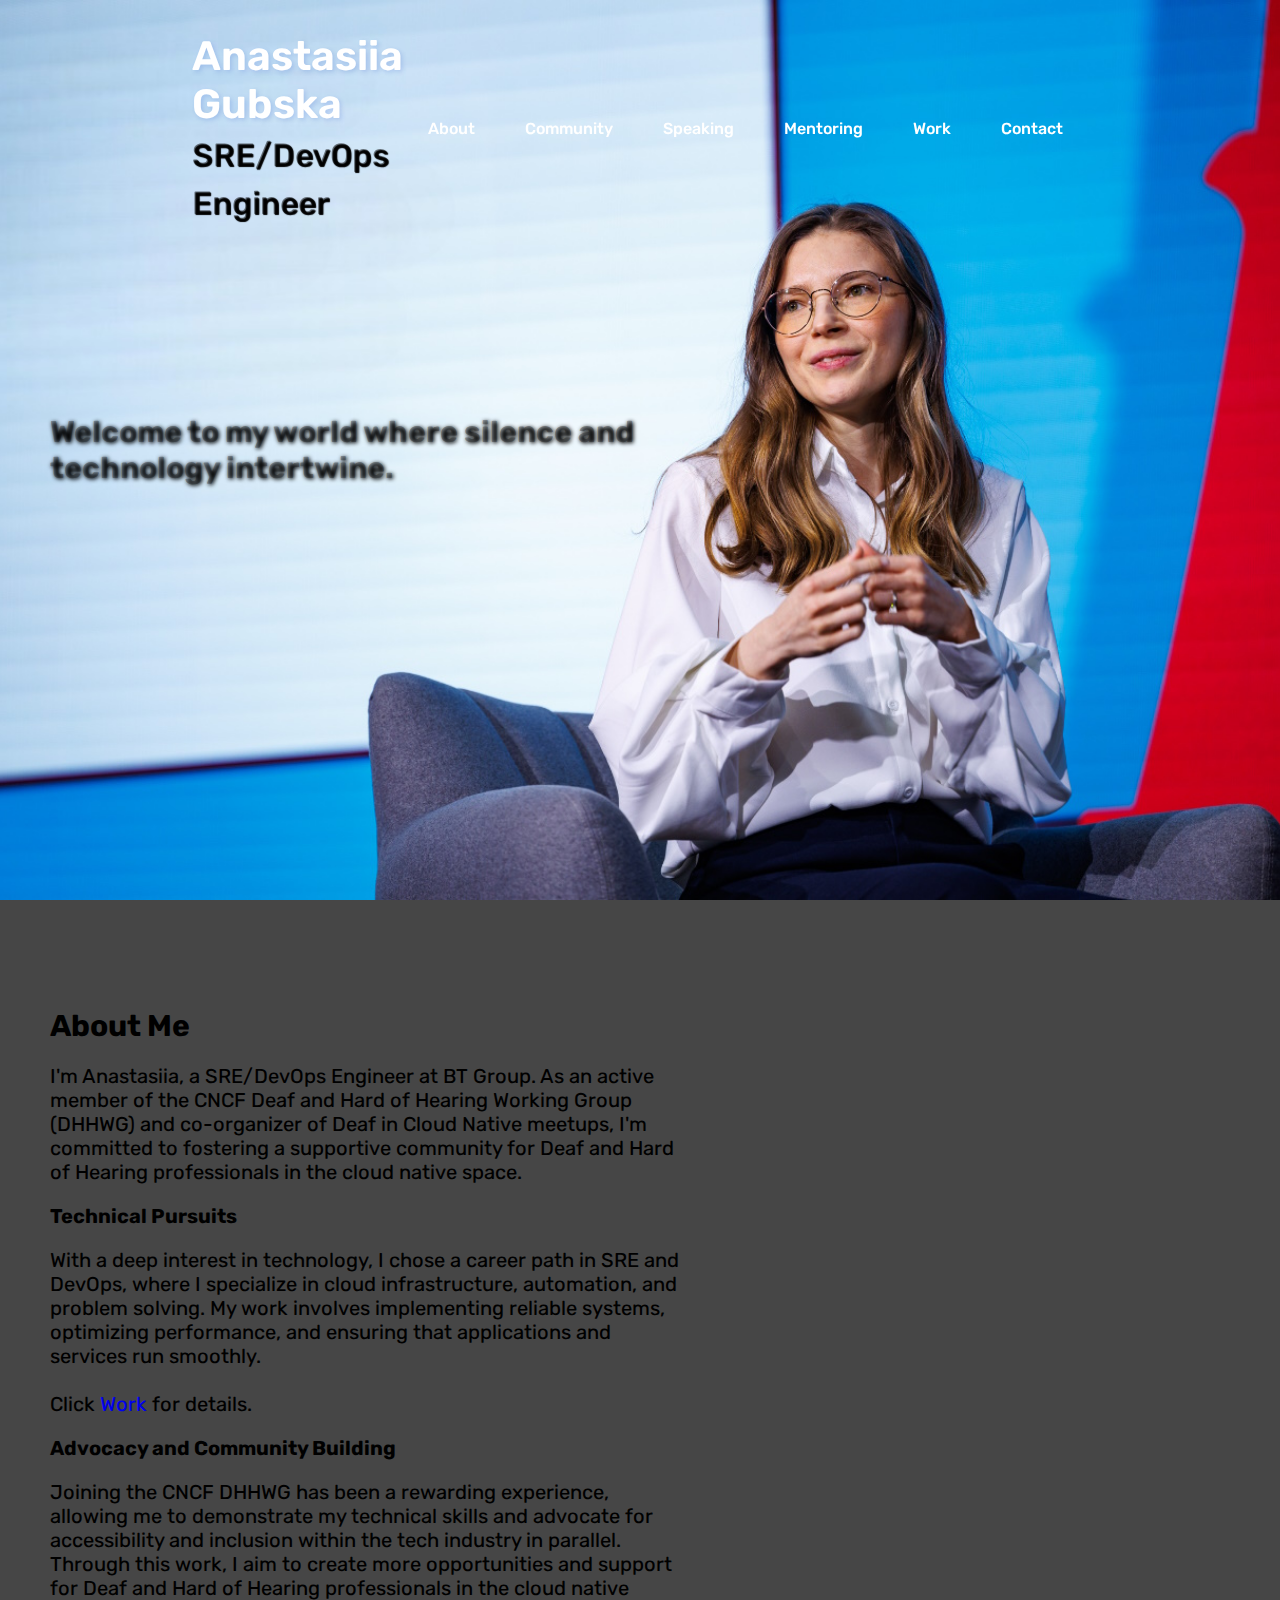
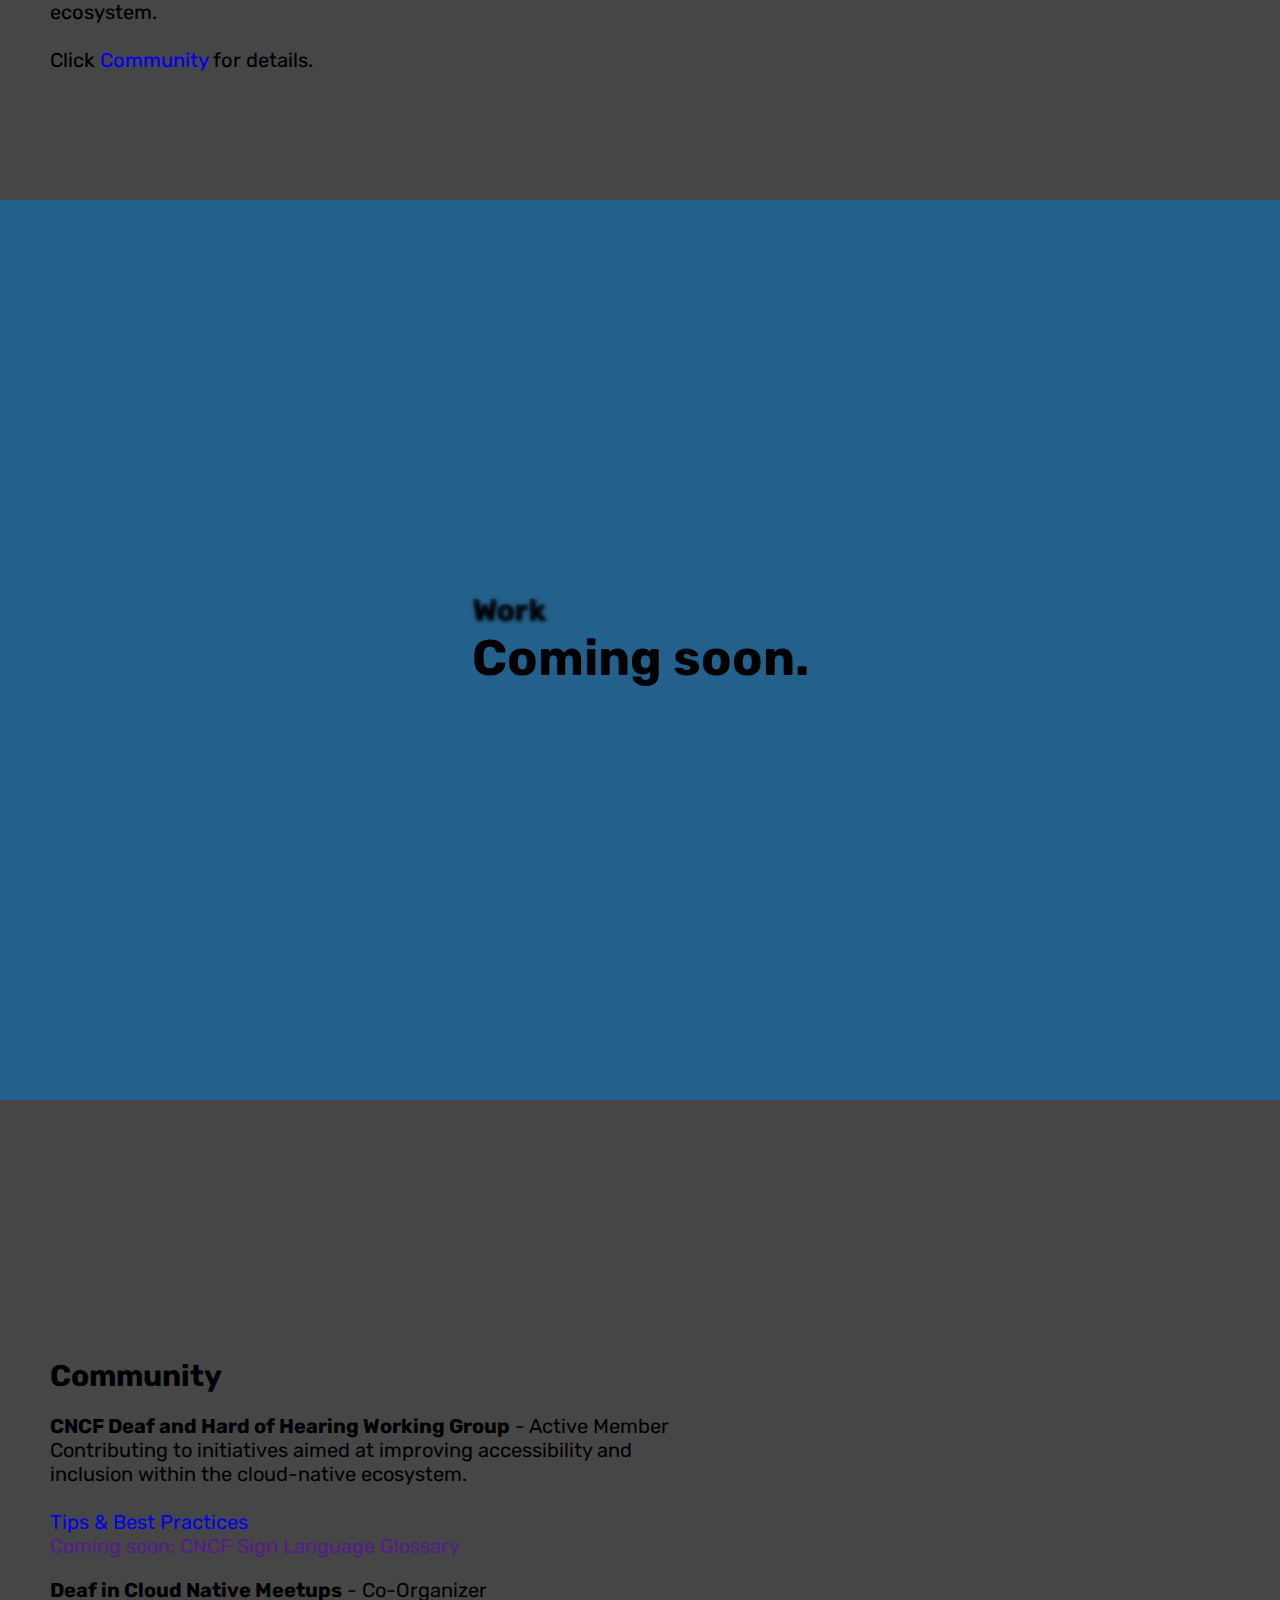
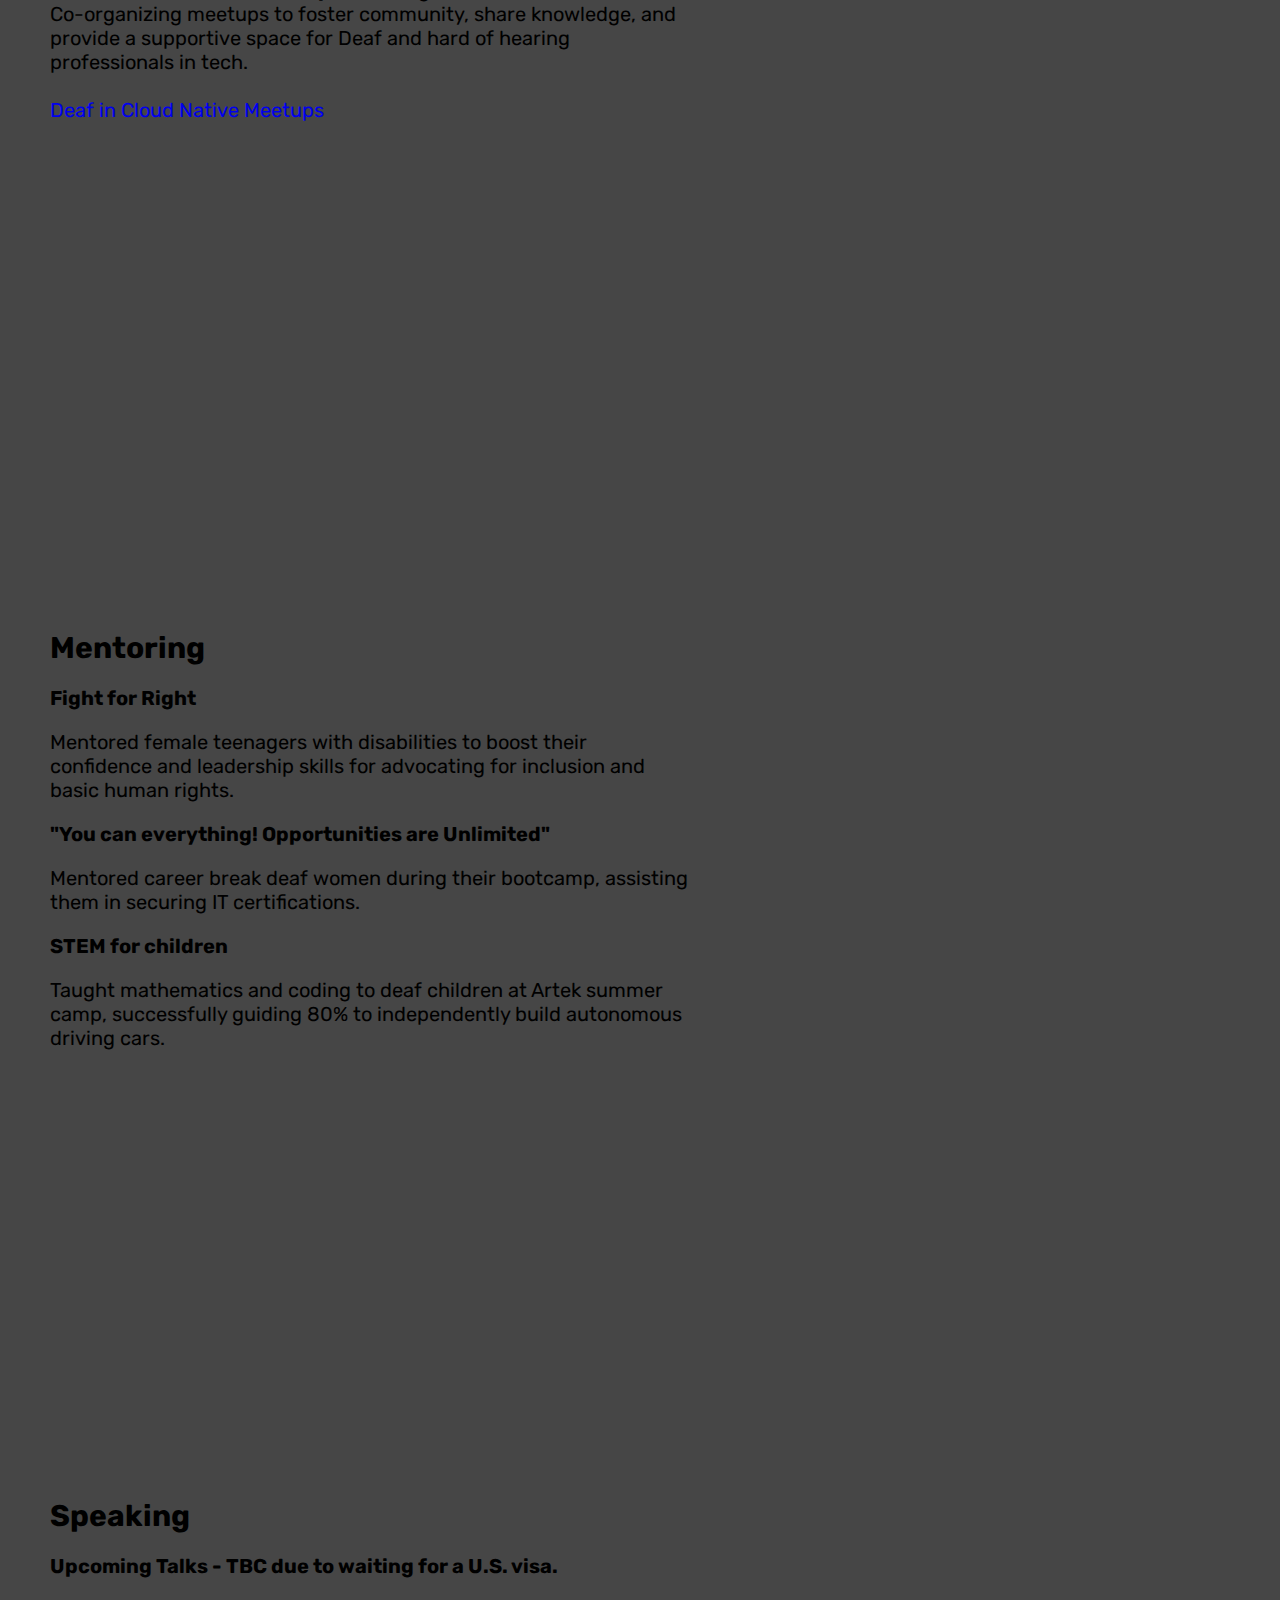
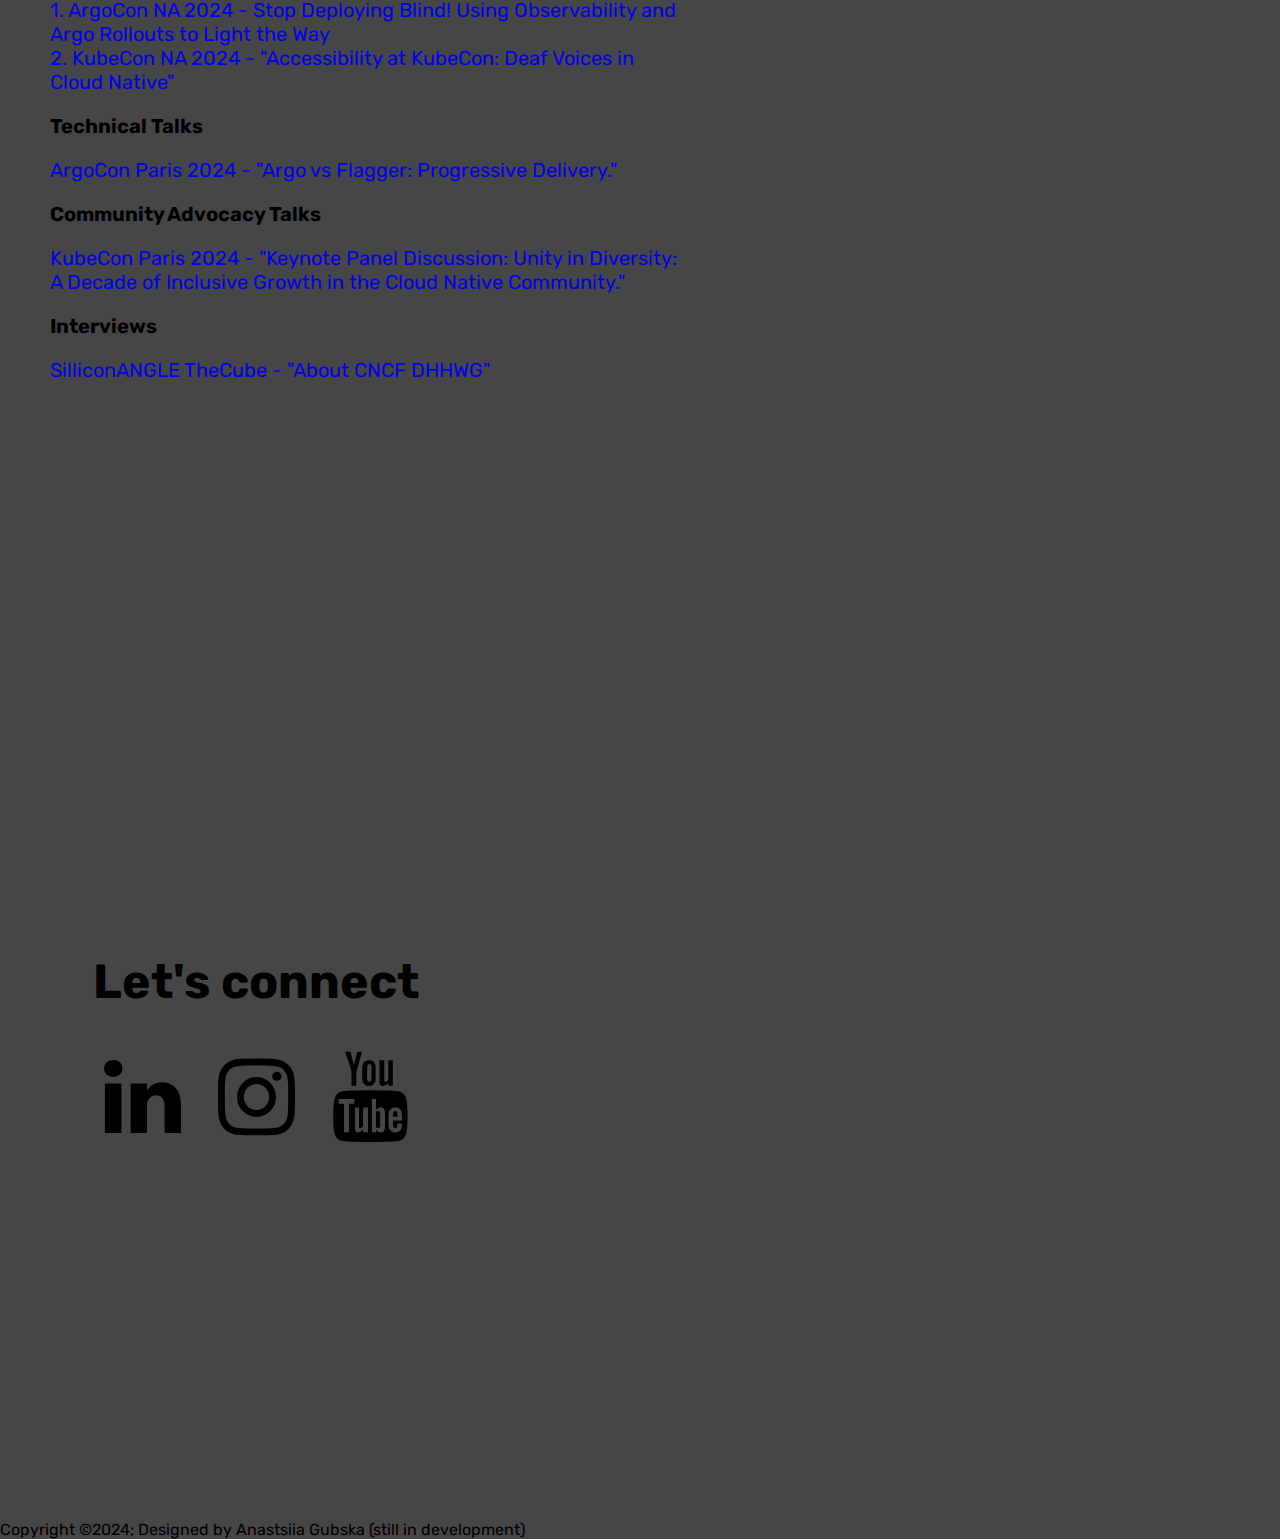
<file: index.html>
<!DOCTYPE html>
<html>

<head>
    <meta charset="UTF-8">
    <meta name="viewport" content="width=device-width, initial-scale=1.0">
    <title> Personal Website </title>
    <link rel="stylesheet" type="text/css" href="css/style.css">

    <!--boxicons link-->
    <link rel="stylesheet" href="https://unpkg.com/boxicons@latest/css/boxicons.min.css">
    <!--google fonts link-->
    <link rel="preconnect" href="https://fonts.googleapis.com">
    <link rel="preconnect" href="https://fonts.gstatic.com" crossorigin>
    <link href="https://fonts.googleapis.com/css2?family=Rubik:ital,wght@0,300..900;1,300..900&display=swap"
        rel="stylesheet">
    <!-- icon -->
    <link rel="stylesheet" href="https://cdnjs.cloudflare.com/ajax/libs/font-awesome/4.7.0/css/font-awesome.min.css">
</head>

<body>
    <!-- Header Section -->
    <header>
        <a href="#" class="logo">
            Anastasiia Gubska
            <span class="role"></br>SRE/DevOps Engineer</span></a>
        <!--<ul class="navbar transparent">-->
        <ul class="navbar">  
            <!--<li><a href="#" class="active home-link">Home</a></li>-->
            <li><a href="#about" >About</a></li>
            <li><a href="#community">Community</a></li>
            <li><a href="#speaking">Speaking</a></li>
            <li><a href="#mentoring">Mentoring</a></li>
            <li><a href="#work">Work</a></li>
            <li><a href="#contact">Contact</a></li>
            <!--<li><a href="links/contact.html" class="contact-link">Contact</a></li>-->
        </ul>
    </header>
    <section id="home"> <!-- home transparent -->
        <h1>Welcome to my world where silence and technology intertwine. </h1>
        <p>.</p>
    </section>

    <section id="about">
        <div style="text-align:left" > <!-- remove text-align bcus doesnt change anything-->
        <!--h1>About Me</h1-->
        <h2>About Me</h2>
        <p>I'm Anastasiia, a SRE/DevOps Engineer at BT Group. As an active member of the CNCF Deaf and Hard of Hearing Working Group (DHHWG) and co-organizer of Deaf in Cloud Native meetups, I'm committed to fostering a supportive community for Deaf and Hard of Hearing professionals in the cloud native space.</p>
        <h3>Technical Pursuits</h3>
        <p>With a deep interest in technology, I chose a career path in SRE and DevOps, where I specialize in cloud infrastructure, automation, and problem solving. My work involves implementing reliable systems, optimizing performance, and ensuring that applications and services run smoothly. <br><br>Click <a href="#work">Work</a> for details.</p>
        <h3>Advocacy and Community Building</h3>
        <p>Joining the CNCF DHHWG has been a rewarding experience, allowing me to demonstrate my technical skills and advocate for accessibility and inclusion within the tech industry in parallel. Through this work, I aim to create more opportunities and support for Deaf and Hard of Hearing professionals in the cloud native ecosystem. <br><br>Click <a href="#community">Community</a> for details.</p>
    </div> 
    </section>
    <section id="work">
        <div style="text-align: left">
        <h1>Work</h1>
        <p>Coming soon.</p>
        </div>
    </section>
    <section id="community">
        <div style="text-align: left">
        <h2>Community</h2>
        <ul>
            <li><strong>CNCF Deaf and Hard of Hearing Working Group</strong> - Active Member
                <br>Contributing to initiatives aimed at improving accessibility and inclusion within the cloud-native ecosystem.
                <br>
                <a href="https://contribute.cncf.io/accessibility/deaf-and-hard-of-hearing/"><br>Tips & Best Practices</a>
                <br><a href="">Coming soon: CNCF Sign Language Glossary</a>
            </li>
        </ul>
        <ul>
            <li><strong>Deaf in Cloud Native Meetups</strong> - Co-Organizer<br>
                Co-organizing meetups to foster community, share knowledge, and provide a supportive space for Deaf and hard of hearing professionals in tech.
                <br>
                <br>
                <a href="https://community.cncf.io/deaf-in-cloud-native/">Deaf in Cloud Native Meetups</a>
            </li>
        </ul>
        </div>
        
    </section>
    <section id="mentoring">
        
        <div style="text-align: left">
            <!--<h1>Mentoring</h1>-->
            <h2>Mentoring</h2>
            <h3>Fight for Right</h3>
            <p>   Mentored female teenagers with disabilities to boost their confidence and leadership skills for advocating for inclusion and basic human rights.
            </p>
            <h3>"You can everything! Opportunities are Unlimited"</h3>
            <p>    Mentored career break deaf women during their bootcamp, assisting them in securing IT certifications.
            </p>
            <h3>STEM for children</h3>
            <p>    Taught mathematics and coding to deaf children at Artek summer camp, successfully guiding 80% to independently build autonomous driving cars.
            </p>
        </div>
    </section>
    <section id="speaking">
        <div style="text-align: left">
            <!--<h1>Speaking</h1>-->
            <h2>Speaking</h2>
            <h3>Upcoming Talks - TBC due to waiting for a U.S. visa.</h3>
            <ul>
                <li>
                    <a href="https://colocatedeventsna2024.sched.com/event/1iztz/stop-deploying-blind-using-observability-and-argo-rollouts-to-light-the-way-anastasiia-gubska-bt-group-kostis-kapelonis-codefresh-by-octopus-deploy">
                        1. ArgoCon NA 2024 - Stop Deploying Blind! Using Observability and Argo Rollouts to Light the Way</a>
                    <a href="https://kccncna2024.sched.com/event/1i7qA/accessibility-at-kubecon-deaf-voices-in-cloud-native-rob-koch-slalom-build-jay-jackson-callrevu-destiny-oconnor-women-blessing-women-anastasiia-gubska-bt-group-travis-johnson-convo-communications">
                        <br>2. KubeCon NA 2024 - "Accessibility at KubeCon: Deaf Voices in Cloud Native"
                    </a>
                </li>
            </ul>
            <h3>Technical Talks</h3>
            <ul>
                <li>
                    <a href="https://www.youtube.com/watch?v=W-xTeBTQ2kI&t=12s">
                        ArgoCon Paris 2024 - "Argo vs Flagger: Progressive Delivery."
                    </a>
                </li>
            </ul>
            <p> </p>
            <h3>Community Advocacy Talks</h3>
            <ul>
                <li>
                    <a href="https://www.youtube.com/watch?v=vwZANXuYdRI&t=4s">
                        KubeCon Paris 2024 - "Keynote Panel Discussion: Unity in Diversity: A Decade of Inclusive Growth in the Cloud Native Community."
                    </a>
                </li>
            </ul>
            <h3>Interviews</h3>
            <ul>
                <li>
                    <a href="https://www.youtube.com/watch?v=93mXvr2NtN4">
                        SilliconANGLE TheCube - "About CNCF DHHWG"
                    </a>
                </li>
            </ul>


        </div>
    </section>
    <section id="contact">
        <h2> Let's connect</h2>
        <div class="socialIcons">
            <br>
            <a href="https://www.linkedin.com/in/anastasiia-gubska/"><i class="fa fa-linkedin" style="color:black"></i></a>
            <!--a href=""><i class="fa fa-facebook" style="color:black"></i></a-->
            <a href="https://www.instagram.com/ng_in_uk/"><i class="fa fa-instagram" style="color:black"></i></a>
            <!--a href=""><i class="fa fa-twitter" style="color:black"></i></a-->
            <!--a href=""><i class="fa fa-google-plus" style="color:black"></i></a-->
            <a href="Coming Soon"><i class="fa fa-youtube" style="color:black"></i></a>
        </div>
        </section>
    </div>
    <!--<div class="container"><section class="section_two"><h1>Second Page </h1></section></div> -->

    <div class="footerBottom">
        <p>Copyright &copy;2024; Designed by Anastsiia Gubska (still in development) <span class="designer"Anastasiia Gubska></p>
    </div>
</body>

</html>
</file>
<file: css/style.css>
/* Add scrolling effect */
section {

    height: 100vh;
    display: flex;
    justify-content: center;
    align-items: center;

    /* Text size instead of h1 */
    font-size: 100px;
    color: #0000;
    font-weight: 700;
}

/* Header text color */
h1{
    color: rgba(0, 0, 0, 0.3);
    text-shadow: 1px 1px 4px #000;
    font-size: 0.3em;
    /*margin-bottom: 20px; Add a space between h1 and p */
    text-align: left; /* Align the text to the left */
}

/* Section id - evety other slide - same color
section:nth-child(odd){
    background: #323946;

}*/

#work p{
    font-size: 0.5em; /*font-size: 32px;*/
    /*width: 40%; /* Set the width to cover half of the page */
    margin-bottom: 20px; /* Add a space between h2 and h3 */
}

#home{
    width: 50%;
    margin-left: 0.5em; /*Add a space from the left to the text */
}

#about{
    width: 50%;
    margin-left: 0.5em;
    /*
    padding: 32px 15%;
    flex-direction: column;
    top: 0;*/
    /*background-color: rgba(236, 247, 253, 0.5)*/ /* Light blue with 50% opacity */
    color: #000; /* Ensure text color is fully opaque */
}
#about h1{

    /*font-size: 40px;*/
    margin-bottom: 20px; /* Add a space between h1 and p */
    text-align: left; /* Align the text to the left */
}
#about h2{
    font-size: 0.3em; /*font-size: 32px;*/
    width: 40%; /* Set the width to cover half of the page */
    margin-bottom: 20px; /* Add a space between h2 and h3 */
}

#about h3{
    font-size: 0.2em;
    margin-bottom: 20px; /* Add a space between h2 and h3 */
    text-align: left; /* Align the text to the left */
}

#about p{
    font-size: 0.2em;
    font-weight: 425; /* Thinner text (you can adjust this value as needed) */
    margin-bottom: 20px; /* Add a space between p and h2/h3 */
}


#work{
    background-color: rgba(0, 124, 210, 0.5); /* #007cd2 with 50% opacity */
    color: #000; /* Ensure text color is fully opaque */
}

#community{
    width: 50%; /* Set the width to cover half of the page */
    margin-left: 0.5em; /* Remove any default margins */
    color: #000; /* Ensure text color is fully opaque */
}
#community h2{
    font-size: 0.3em; /*font-size: 32px;*/
    width: 40%; /* Set the width to cover half of the page */
    margin-bottom: 20px; /* Add a space between h2 and h3 */

}
#community ul{
    font-size: 0.2em;
    font-weight: 400; /* Thinner text (you can adjust this value as needed) */
    margin-bottom: 20px; /* Add a space between p and h2/h3 */
}

#mentoring {
    width: 50%; /* Set the width to cover half of the page */
    margin-left: 0.5em; /* Remove any default margins */
}

#mentoring h1{
    margin-bottom: 20px;
}
#mentoring h2{
    font-size: 0.3em; /*font-size: 32px;*/
    width: 40%; /* Set the width to cover half of the page */
    margin-bottom: 20px; /* Add a space between h2 and h3 */

    /*padding: 32px 0; /* Vertical padding for h2 */
    /*width: 100%; /* Make sure the h2 takes the full width of the section */
    /*font-size: 24px;
    /*background-color: rgba(0, 124, 210, 0.5);*/ /* #007cd2 with 50% opacity */
    color: #000; /* Ensure text color is fully opaque */
}

#mentoring h3{
    font-size: 0.2em;
    margin-bottom: 20px; /* Add a space between h2 and h3 */
    text-align: left; /* Align the text to the left */

    /*padding: 32px 0; /* Vertical padding for h2 */
    /*width: 100%; /* Make sure the h2 takes the full width of the section */
    /*font-size: 18px;*/
     
    /*background-color: rgba(0, 124, 210, 0.5);*/ /* #007cd2 with 50% opacity */
    color: #000; /* Ensure text color is fully opaque */
}

#mentoring p{
    font-size: 0.2em;
    font-weight: 400; /* Thinner text (you can adjust this value as needed) */
    margin-bottom: 20px; /* Add a space between p and h2/h3 */

    /*font-size: 18px;
    /*font-weight: 400; /* Thinner text (you can adjust this value as needed) */
    /*background-color: rgba(0, 124, 210, 0.5); *//* #007cd2 with 50% opacity */
    color: #000; /* Ensure text color is fully opaque */

}

#speaking {
    width: 50%; /* Set the width to cover half of the page */
    margin-left: 0.5em; /* Remove any default margins */
    color: #000; /* Ensure text color is fully opaque */
    text-align: left; /* Align the text to the left */
}

#speaking h2{
    font-size: 0.3em; /*font-size: 32px;*/
    width: 40%; /* Set the width to cover half of the page */
    margin-bottom: 20px; /* Add a space between h2 and h3 */
}

#speaking h3{
    font-size: 0.2em;
    margin-bottom: 20px; /* Add a space between h2 and h3 */

}

#speaking p{
    font-size: 0.2em;
    font-weight: 400; /* Thinner text (you can adjust this value as needed) */
    margin-bottom: 20px; /* Add a space between p and h2/h3 */

    /*font-size: 18px;
    /*font-weight: 400; /* Thinner text (you can adjust this value as needed) */
    /*background-color: rgba(0, 124, 210, 0.5); *//* #007cd2 with 50% opacity */
    color: #000; /* Ensure text color is fully opaque */

}
#speaking ul{
    font-size: 0.2em;
    font-weight: 400; /* Thinner text (you can adjust this value as needed) */
    margin-bottom: 20px; /* Add a space between p and h2/h3 */

    /*font-size: 18px;
    /*font-weight: 400; /* Thinner text (you can adjust this value as needed) */
    /*background-color: rgba(0, 124, 210, 0.5); *//* #007cd2 with 50% opacity */
    color: #000; /* Ensure text color is fully opaque */
}

#contact{
    font-size: 2em;
    flex-direction: column;
    color: #000; /* Ensure text color is fully opaque */
    /*box-shadow: 0px 10px 10px rgb(211,1,138);*/
    width: 40%; /* Set the width to cover half of the page */
    margin-bottom: 20px; /* Add a space between h2 and h3 */
}


#contact a{
    display: inline-block;
    padding: 5px 15px; /* Adjust the values as needed */
}

/* Background color for section one */
.section_two{
    background-color: rgb(211,1,138);
}


.socialIcons {
    position: left;
}
/* Social Icons size and transparency % */
.socialIcons a i{
    font-size: 2.8em;
    opacity: 2.9;
}

* {
    padding: 0;
    margin: 0;
    box-sizing: border-box;
    font-family: 'Rubik', sans-serif;
    list-style: none;
    text-decoration: none;
}

:root {
    --bg-color: #1f1f21;
    --background-color-pink: #9333ea;
    --bg-color-blue: #A6D5FE;
    --text-color: #fff;
    --main-color: #0e46d588;
    --secondary-color: #0000007b;

    --big-font: 7rem;
    --p-font: 1.1rem;
}

body {
    /* Location of the image */
    background-image: url(../assets/background.jpg);
    /* Image is centered vertically and horizontally at all times */
    background-position: center center;
    /* Image doesn't repeat */
    background-repeat: no-repeat;
    /* Makes the image fixed in the viewport so that it doesn't move when 
       the content height is greater than the image height */
    background-attachment: fixed;
    /* This is what makes the background image rescale based on its container's size */
    background-size: cover;
    /* Pick a solid background color that will be displayed while the background image is loading */
    background-color: #464646;

}



header {
    position: fixed;
    top: 0;
    right: 0;
    width: 100%;
    z-index: 1000;
    display: flex;
    align-items: center;
    justify-content: space-between;
    padding: 32px 15%;
    background: transparent;
    transition: all ease .45s;
}

/* Anastasiia Gubska text design */
.logo {
    /*color: var(--text-color);*/
    color: var(--text-color);
    font-size: 41px;
    font-weight: 600;
    text-shadow: 2px 2px 4px rgba(64, 104, 207, 0.21); /*rgba color is equivalent to #4068cf36;
    /*rgba(24, 16, 119, 0.5);  /*Adds a darker shadow effect */
    /*text-shadow: 
    -1px -1px 0 #0000007b,  /* top-left shadow */
    /*1px -1px 0 #0000007b,   /* top-right shadow */
    /*-1px 1px 0 #0000007b,   /* bottom-left shadow */
    /*1px 1px 0 #0000007b;    /* bottom-right shadow */
}

/* SRE/DevOps text design */
.logo .role {
    font-size: 32px; 
    font-weight: 500; /*400*/
    /*color: #000000; /*#4068cf; /* text color for the role */
    margin-top: 5px;
    color: #0000007b; /* rgba(0, 0, 0, 0.3);*/
    text-shadow: 1px 1px 1px #000;
    
}

.logo span {
    color: var(--main-color);
    /*color: var(--secondary-color);*/
    
}

.navbar {
    display: flex;
}

.navbar a {
    font-size: var(--bg-color);
    font-weight: 500;
    color: var(--text-color);
    margin: 0 25px;
    transition: all ease .50s;
}

.navbar a:hover {
    /*color: var(--main-color);*/
    color: var(--secondary-color);
}

.navbar a.active {
    color: var(--main-color);
}

/* Dark color when an arrow points on navigation bar */
.home-link {
    background-color: #4068cf36; /* Background color */
    padding: 10px 15px; /* Padding inside the box */
    display: inline-block; /* Makes the box fit the text size */
    border-radius: 5px; /* Optional: Adds rounded corners */
}

/* Contact button design */

.contact-link {
    background-color: rgba(0, 0, 0, 0.3); /* Background color */
    padding: 10px 15px; /* Padding inside the box */
    display: inline-block; /* Makes the box fit the text size */
    border-radius: 5px; /* Optional: Adds rounded corners */
}

/* Text on the Welcome page */
.home.transparent {

    width: 40%;  /* Halve the width from 80% to 40% for the gray box */
    margin: 0 auto;
    margin-left: 10%;
    margin-top: 15%;
    margin-right: 30%;

    align-items: center;
    justify-content: space-between;
    gap: 30px;

    font-size: 24px; /* Text size */
    line-height: 2; /* Space between lines of text */

}

.home-img img {
    width: 100%;
    height: 100%;
}

.home-text h1 {
    font-size: var(--big-font);
    margin: 23px 0;
    background-color: #111;
    padding: 15px;
}

.home-text p {
    font-size: var(--p-font);
    font-weight: 400;
    color: #c3c3c3;
    line-height: 30;
    background-color: #111;

}

.transparent {
    background: rgba(0, 0, 0, 0.6) !important;
    /*background: #0e46d588;*/
    padding: 15px;
    color: #fff;
    border-radius: 5px; /* Adds rounded corners */
}

/* Specific styling for LinkedIn icon */
.social-icons a.linkedin i{
    font-size: 36px;
    color: var(--main-color);
}

/* Media Queries for Mobile Devices */
@media (max-width: 768px) {
    header {
        padding: 16px 10%; /* Reduces padding for smaller screens */
    }
    
    .logo {
        font-size: 28px; /* Decreases font size for the logo */
    }
    
    .navbar a {
        margin: 0 15px; /* Adjusts margins for navigation links */
        font-size: 1rem; /* Decreases font size for navigation links */
    }

    .home {
        width: 80%; /* Increases width to fit better on smaller screens */
        margin-top: 10%; /* Adjusts top margin */
        margin-right: 10%; /* Adjusts right margin */
    }

    .home-text h1 {
        font-size: 3rem; /* Decreases font size for heading */
    }

    .home-text p {
        font-size: 1rem; /* Decreases font size for paragraph */
        line-height: 24px; /* Adjusts line height */
    }
    
    .social-icons a.linkedin i {
        font-size: 28px; /* Decreases font size for LinkedIn icon */
    }
}

@media (max-width: 480px) {
    header {
        flex-direction: column; /* Stacks header items vertically */
        padding: 8px 5%; /* Further reduces padding */
    }

    .navbar {
        flex-direction: column; /* Stacks navbar links vertically */
        align-items: center; /* Centers navbar links */
    }

    .navbar a {
        margin: 5px 0; /* Adjusts margins for navbar links */
    }

    .home {
        width: 90%; /* Increases width to fit better on smaller screens */
        margin-top: 20%; /* Further adjusts top margin */
        margin-right: 5%; /* Further adjusts right margin */
    }

    .home-text h1 {
        font-size: 2.5rem; /* Further decreases font size for heading */
    }

    .home-text p {
        font-size: 0.9rem; /* Further decreases font size for paragraph */
        line-height: 20px; /* Further adjusts line height */
    }
    
    .social-icons a.linkedin i {
        font-size: 24px; /* Further decreases font size for LinkedIn icon */
    }
}
</file>
